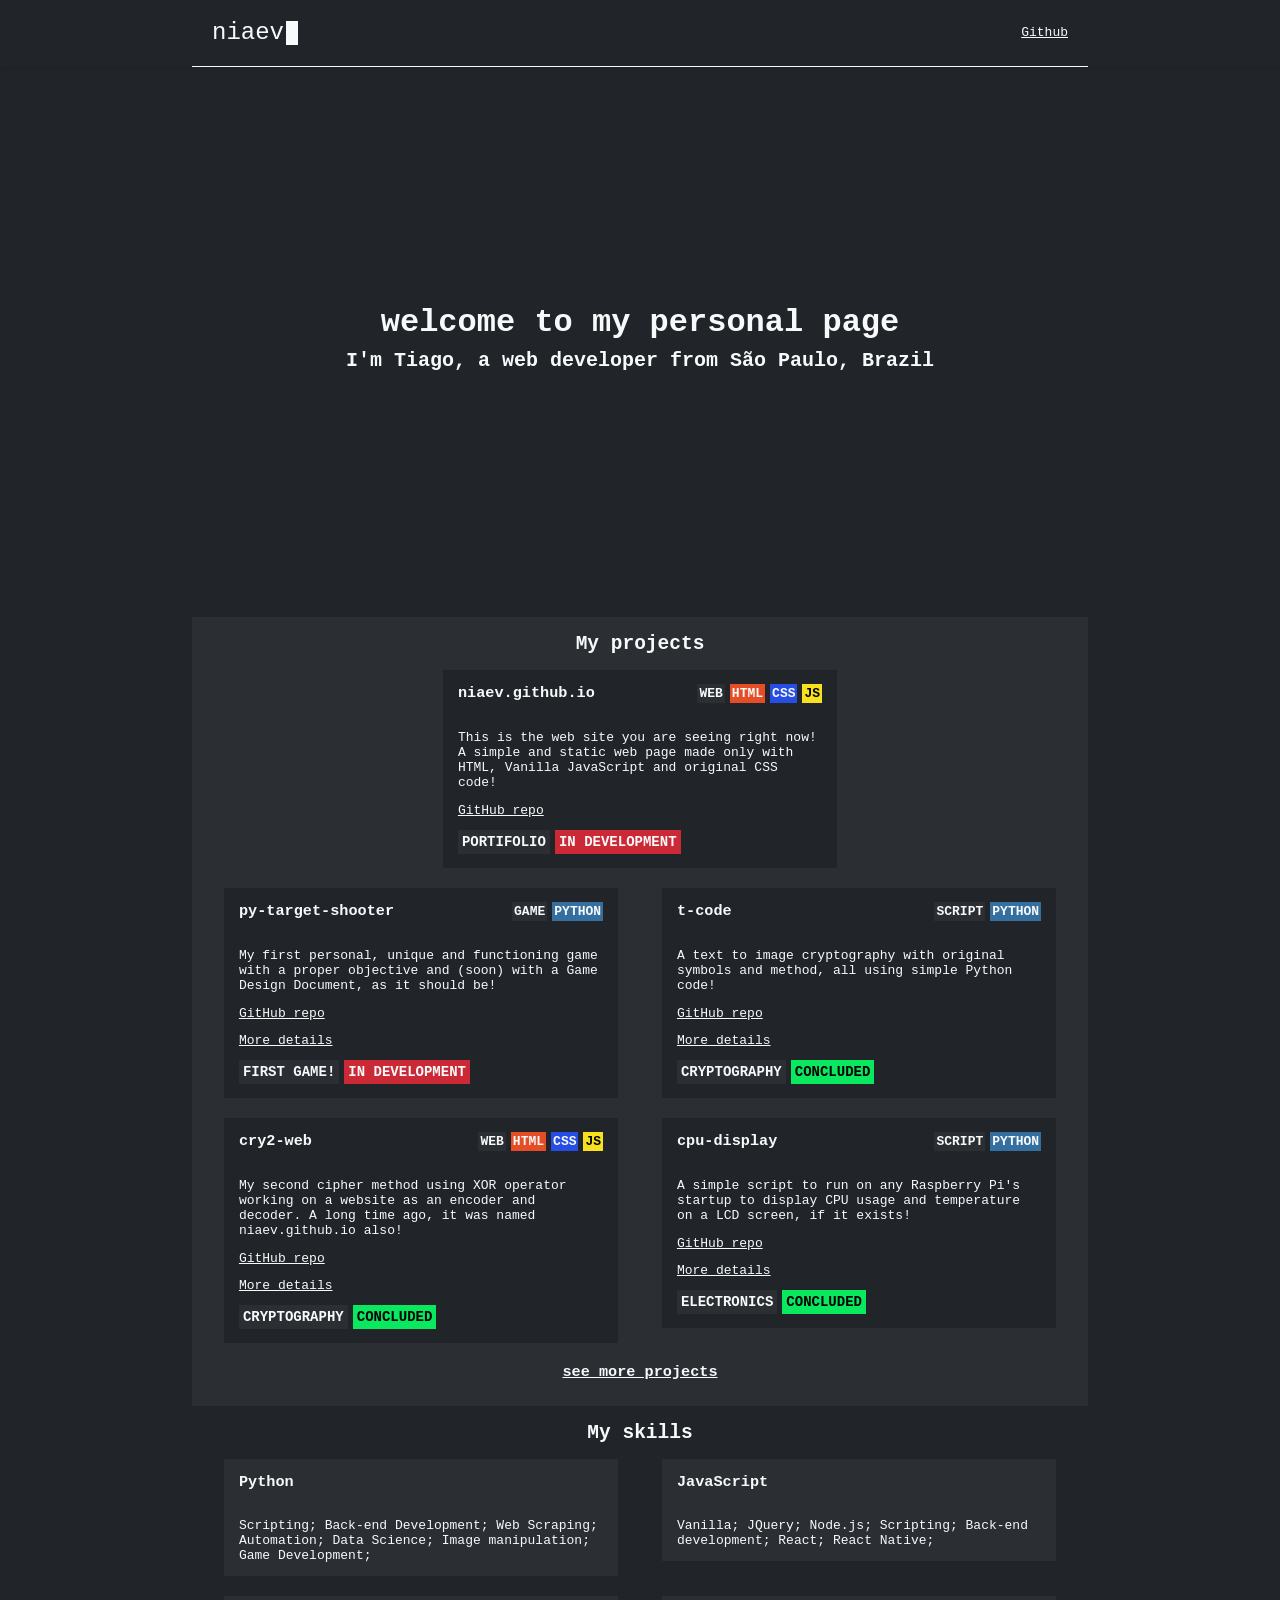
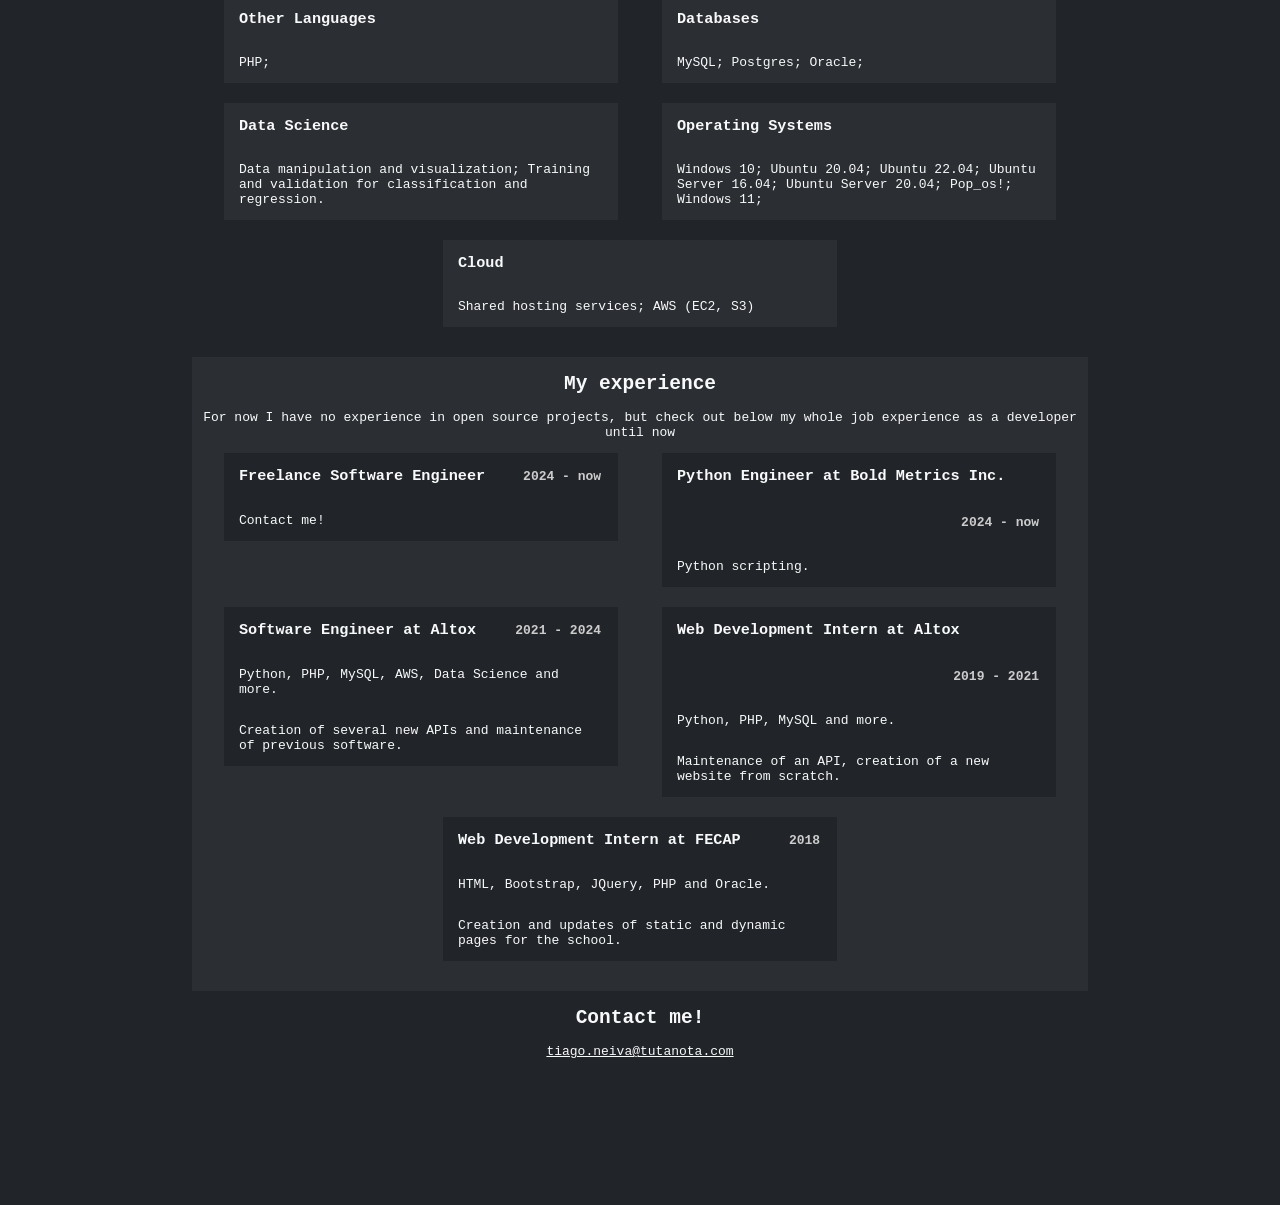
<file: index.html>
<!DOCTYPE html>
<html lang="en">
<head>
    <meta charset="UTF-8">
    <meta http-equiv="X-UA-Compatible" content="IE=edge">
    <meta name="viewport" content="width=device-width, initial-scale=1.0">
    <title>niaev</title>

    <link rel="stylesheet" href="public/css/base.css">
    <link rel="stylesheet" href="public/css/header.css">
    <link rel="stylesheet" href="public/css/main-content.css">
    <link rel="stylesheet" href="public/css/welcoming.css">
    <link rel="stylesheet" href="public/css/projects.css">
    <link rel="stylesheet" href="public/css/skills.css">
    <link rel="stylesheet" href="public/css/experiences.css">
    <link rel="stylesheet" href="public/css/contact.css">
</head>
<body>
    <header>
        <div class="my-container">
            <div class="my-row">
                <span id="my-name">niaev</span><div class="flashing-thing"></div>

                <span id="github-link"><a href="https://github.com/Niaev" target="_blank">Github</a></span>
            </div>
        </div>
    </header>

    <main>
        <div class="my-container">
            
            <section class="welcoming">
                <div class="background">
                    <video autoplay="true" loop="true" muted="true">
                        <source src="public/img/laptop-dark.mp4" type="video/mp4">
                    </video>
                </div>
                <div class="text">
                    <h2>welcome to my personal page</h2>
                    <h5>I'm Tiago, a web developer from São Paulo, Brazil</h5>
                </div>
            </section>

            <section>

                <h2>My projects</h2>

                <div class="my-row project-list">
                    
                    <div class="my-cell project-card" style="margin: 0 auto;">
                        <div class="inner-div">
                            <div class="my-row">
                                <h3>niaev.github.io</h3>

                                <span class="language first" id="type">WEB</span>
                                <span class="language" id="html">HTML</span>
                                <span class="language" id="css">CSS</span>
                                <span class="language" id="js">JS</span>
                            </div>
                            <div class="my-row">
                                <p>
                                    This is the web site you are seeing right now! A simple and static web page made only with HTML, Vanilla JavaScript and original CSS code!
                                </p>
                            </div>
                            <div class="my-row">
                                <div class="my-col">
                                    <a 
                                    href="https://github.com/Niaev/niaev.github.io" target="_blank">
                                        GitHub repo
                                    </a>
                                </div>
                            </div>
                            <div class="my-row">
                                <span class="tag first" id="type">PORTIFOLIO</span>
                                <span class="tag" id="dev">IN DEVELOPMENT</span>
                            </div>
                        </div>
                    </div>

                </div>

                <div class="my-row project-list">
                    
                    <div class="my-cell project-card">
                        <div class="inner-div">
                            <div class="my-row">
                                <h3>py-target-shooter</h3>

                                <span class="language first" id="type">GAME</span>
                                <span class="language" id="py">PYTHON</span>
                            </div>
                            <div class="my-row">
                                <p>
                                    My first personal, unique and functioning game with a proper objective and (soon) with a Game Design Document, as it should be!
                                </p>
                            </div>
                            <div class="my-row">
                                <div class="my-col">
                                    <a 
                                    href="https://github.com/Niaev/py-target-shooter" target="_blank">
                                        GitHub repo
                                    </a>
                                    <a href="">
                                        More details
                                    </a>
                                </div>
                            </div>
                            <div class="my-row">
                                <span class="tag first" id="type">FIRST GAME!</span>
                                <span class="tag" id="dev">IN DEVELOPMENT</span>
                            </div>
                        </div>
                    </div>

                    <div class="my-cell project-card">
                        <div class="inner-div">
                            <div class="my-row">
                                <h3>t-code</h3>

                                <span class="language first" id="type">SCRIPT</span>
                                <span class="language" id="py">PYTHON</span>
                            </div>
                            <div class="my-row">
                                <p>
                                    A text to image cryptography with original symbols and method, all using simple Python code!
                                </p>
                            </div>
                            <div class="my-row">
                                <div class="my-col">
                                    <a 
                                    href="https://github.com/Niaev/t-code" target="_blank">
                                        GitHub repo
                                    </a>
                                    <a href="">
                                        More details
                                    </a>
                                </div>
                            </div>
                            <div class="my-row">
                                <span class="tag first" id="type">CRYPTOGRAPHY</span>
                                <span class="tag" id="finished">CONCLUDED</span>
                            </div>
                        </div>
                    </div>

                </div>

                <div class="my-row project-list">
                    
                    <div class="my-cell project-card">
                        <div class="inner-div">
                            <div class="my-row">
                                <h3>cry2-web</h3>

                                <span class="language first" id="type">WEB</span>
                                <span class="language" id="html">HTML</span>
                                <span class="language" id="css">CSS</span>
                                <span class="language" id="js">JS</span>
                            </div>
                            <div class="my-row">
                                <p>
                                    My second cipher method using XOR operator working on a website as an encoder and decoder. A long time ago, it was named niaev.github.io also! 
                                </p>
                            </div>
                            <div class="my-row">
                                <div class="my-col">
                                    <a 
                                    href="https://github.com/Niaev/cry2-web" target="_blank">
                                        GitHub repo
                                    </a>
                                    <a href="">
                                        More details
                                    </a>
                                </div>
                            </div>
                            <div class="my-row">
                                <span class="tag first" id="type">CRYPTOGRAPHY</span>
                                <span class="tag" id="finished">CONCLUDED</span>
                            </div>
                        </div>
                    </div>

                    <div class="my-cell project-card">
                        <div class="inner-div">
                            <div class="my-row">
                                <h3>cpu-display</h3>

                                <span class="language first" id="type">SCRIPT</span>
                                <span class="language" id="py">PYTHON</span>
                            </div>
                            <div class="my-row">
                                <p>
                                    A simple script to run on any Raspberry Pi's startup to display CPU usage and temperature on a LCD screen, if it exists!
                                </p>
                            </div>
                            <div class="my-row">
                                <div class="my-col">
                                    <a 
                                    href="https://github.com/Niaev/cpu_display" target="_blank">
                                        GitHub repo
                                    </a>
                                    <a href="">
                                        More details
                                    </a>
                                </div>
                            </div>
                            <div class="my-row">
                                <span class="tag first" id="type">ELECTRONICS</span>
                                <span class="tag" id="finished">CONCLUDED</span>
                            </div>
                        </div>
                    </div>

                </div>

                <h3 class="more">
                    <a href="">see more projects</a>
                </h3>
            
            </section>

            <section>

                <h2>My skills</h2>

                <div class="my-row skill-list">

                    <div class="my-cell skill-card">
                        <div class="inner-div">
                            <div class="my-row">
                                <h3>Python</h3>
                            </div>
                            <div class="my-row">
                                <p>
                                    Scripting; Back-end Development; Web Scraping; Automation; Data Science; Image manipulation; Game Development;
                                </p>
                            </div>
                        </div>
                    </div>

                    <div class="my-cell skill-card">
                        <div class="inner-div">
                            <div class="my-row">
                                <h3>JavaScript</h3>
                            </div>
                            <div class="my-row">
                                <p>
                                    Vanilla; JQuery; Node.js; Scripting; Back-end development; React; React Native; 
                                </p>
                            </div>
                        </div>
                    </div>

                </div>

                <div class="my-row skill-list">

                    <div class="my-cell skill-card">
                        <div class="inner-div">
                            <div class="my-row">
                                <h3>Other Languages</h3>
                            </div>
                            <div class="my-row">
                                <p>
                                    PHP; 
                                </p>
                            </div>
                        </div>
                    </div>

                    <div class="my-cell skill-card">
                        <div class="inner-div">
                            <div class="my-row">
                                <h3>Databases</h3>
                            </div>
                            <div class="my-row">
                                <p>
                                    MySQL; Postgres; Oracle;
                                </p>
                            </div>
                        </div>
                    </div>

                </div>

                <div class="my-row skill-list">

                    <div class="my-cell skill-card">
                        <div class="inner-div">
                            <div class="my-row">
                                <h3>Data Science</h3>
                            </div>
                            <div class="my-row">
                                <p>
                                    Data manipulation and visualization; Training and validation for classification and regression. 
                                </p>
                            </div>
                        </div>
                    </div>

                    <div class="my-cell skill-card">
                        <div class="inner-div">
                            <div class="my-row">
                                <h3>Operating Systems</h3>
                            </div>
                            <div class="my-row">
                                <p>
                                    Windows 10; Ubuntu 20.04; Ubuntu 22.04; Ubuntu Server 16.04; Ubuntu Server 20.04; Pop_os!; Windows 11;
                                </p>
                            </div>
                        </div>
                    </div>

                </div>

                <div class="my-row skill-list">

                    <div class="my-cell skill-card" style="margin: 0 auto;">
                        <div class="inner-div">
                            <div class="my-row">
                                <h3>Cloud</h3>
                            </div>
                            <div class="my-row">
                                <p>
                                    Shared hosting services; AWS (EC2, S3)
                                </p>
                            </div>
                        </div>
                    </div>

                </div>

            </section>
            
            <section>

                <h2>My experience</h2>

                <p class="exp-text">
                    For now I have no experience in open source projects, but check out below my whole job experience as a developer until now
                </p>

                <div class="my-row exp-list">

                    <div class="my-cell exp-card">
                        <div class="inner-div">
                            <div class="my-row">
                                <h3>Freelance Software Engineer</h3>

                                <span class="time-period">2024 - now</span>
                            </div>
                            <div class="my-row">
                                <p>
                                    Contact me!
                                </p>
                            </div>
                        </div>
                    </div>

                    <div class="my-cell exp-card">
                        <div class="inner-div">
                            <div class="my-row">
                                <h3>Python Engineer at Bold Metrics Inc.</h3>

                                <span class="time-period">2024 - now</span>
                            </div>
                            <div class="my-row">
                                <p>
                                    Python scripting.
                                </p>
                            </div>
                        </div>
                    </div>

                </div>

                <div class="my-row exp-list">

                    <div class="my-cell exp-card">
                        <div class="inner-div">
                            <div class="my-row">
                                <h3>Software Engineer at Altox</h3>

                                <span class="time-period">2021 - 2024</span>
                            </div>
                            <div class="my-row">
                                <p>
                                    Python, PHP, MySQL, AWS, Data Science and more.
                                </p>
                                <p>
                                    Creation of several new APIs and maintenance of previous software.
                                </p>
                            </div>
                        </div>
                    </div>

                    <div class="my-cell exp-card">
                        <div class="inner-div">
                            <div class="my-row">
                                <h3>Web Development Intern at Altox</h3>

                                <span class="time-period">2019 - 2021</span>
                            </div>
                            <div class="my-row">
                                <p>
                                    Python, PHP, MySQL and more.
                                </p>
                                <p>
                                    Maintenance of an API, creation of a new website from scratch.
                                </p>
                            </div>
                        </div>
                    </div>

                </div>

                <div class="my-row exp-list">

                    <div class="my-cell exp-card" style="margin: 0 auto;">
                        <div class="inner-div">
                            <div class="my-row">
                                <h3>Web Development Intern at FECAP</h3>

                                <span class="time-period">2018</span>
                            </div>
                            <div class="my-row">
                                <p>
                                    HTML, Bootstrap, JQuery, PHP and Oracle.
                                </p>
                                <p>
                                    Creation and updates of static and dynamic pages for the school.
                                </p>
                            </div>
                        </div>
                    </div>

                </div>

            </section>

            <section>

                <h2>Contact me!</h2>

                <p class="ctc-text">
                    <a href="mailto:tiago.neiva@tutanota.com" target="_blank">tiago.neiva@tutanota.com</a>
                </p>

            </section>

        </div>
    </main>

    <script src="public/js/flashing-thing.js"></script>
</body>
</html>
</file>
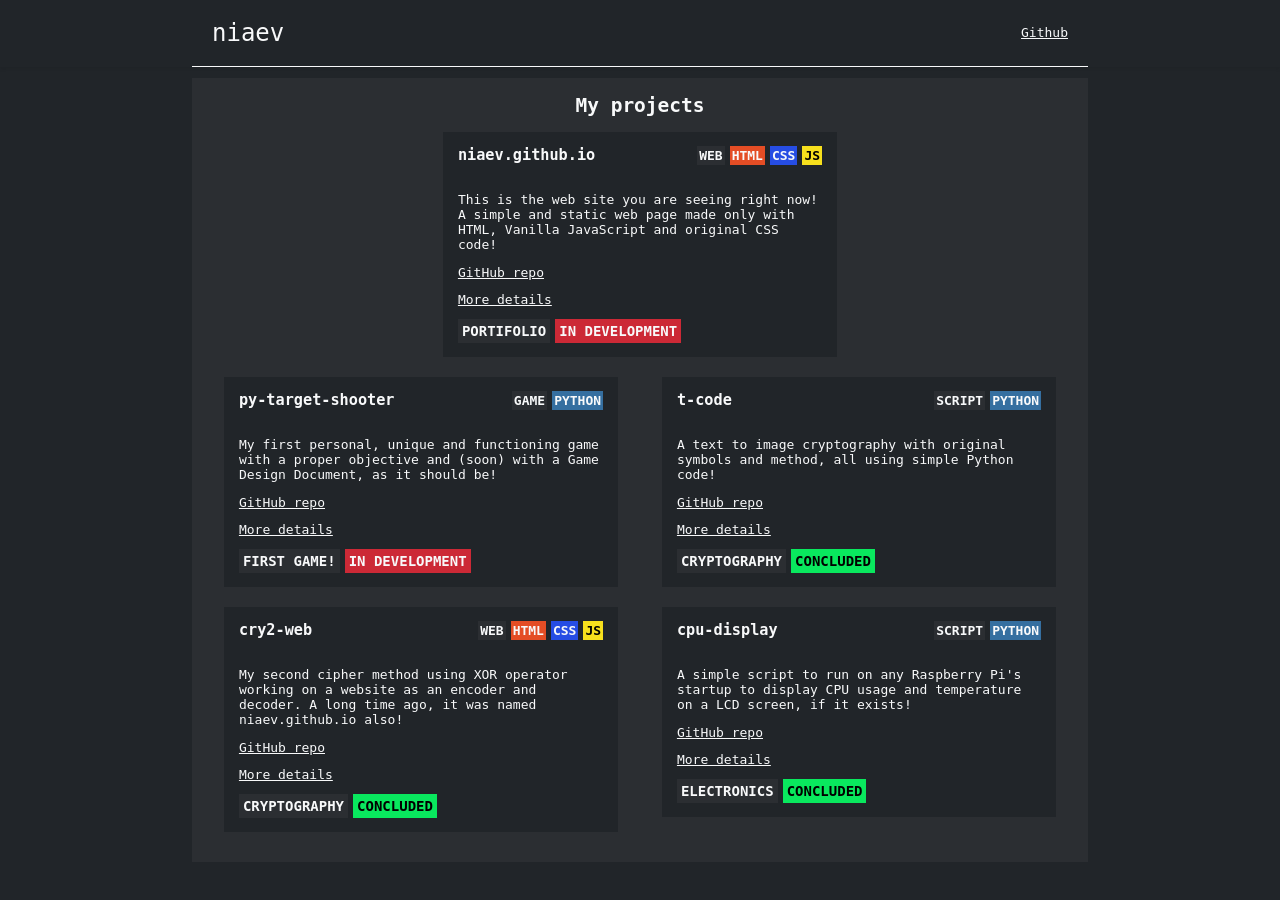
<file: projects/index.html>
<!DOCTYPE html>
<html lang="en">
<head>
    <meta charset="UTF-8">
    <meta http-equiv="X-UA-Compatible" content="IE=edge">
    <meta name="viewport" content="width=device-width, initial-scale=1.0">
    <title>niaev</title>

    <link rel="stylesheet" href="../public/css/base.css">
    <link rel="stylesheet" href="../public/css/header.css">
    <link rel="stylesheet" href="../public/css/main-content.css">
    <link rel="stylesheet" href="../public/css/projects.css">
</head>
<body>
    <header>
        <div class="my-container">
            <div class="my-row">
                <span id="my-name">niaev</span><div class="flashing-thing"></div>

                <span id="github-link"><a href="https://github.com/Niaev" target="_blank">Github</a></span>
            </div>
        </div>
    </header>

    <main>
        <div class="my-container">

            <section class="fake-section"></section>

            <section>

                <h2>My projects</h2>

                <div class="my-row project-list">
                    
                    <div class="my-cell project-card" style="margin: 0 auto;">
                        <div class="inner-div">
                            <div class="my-row">
                                <h3>niaev.github.io</h3>

                                <span class="language first" id="type">WEB</span>
                                <span class="language" id="html">HTML</span>
                                <span class="language" id="css">CSS</span>
                                <span class="language" id="js">JS</span>
                            </div>
                            <div class="my-row">
                                <p>
                                    This is the web site you are seeing right now! A simple and static web page made only with HTML, Vanilla JavaScript and original CSS code!
                                </p>
                            </div>
                            <div class="my-row">
                                <div class="my-col">
                                    <a 
                                    href="https://github.com/Niaev/niaev.github.io" target="_blank">
                                        GitHub repo
                                    </a>
                                    <a href="portifolio.html">
                                        More details
                                    </a>
                                </div>
                            </div>
                            <div class="my-row">
                                <span class="tag first" id="type">PORTIFOLIO</span>
                                <span class="tag" id="dev">IN DEVELOPMENT</span>
                            </div>
                        </div>
                    </div>

                </div>

                <div class="my-row project-list">
                    
                    <div class="my-cell project-card">
                        <div class="inner-div">
                            <div class="my-row">
                                <h3>py-target-shooter</h3>

                                <span class="language first" id="type">GAME</span>
                                <span class="language" id="py">PYTHON</span>
                            </div>
                            <div class="my-row">
                                <p>
                                    My first personal, unique and functioning game with a proper objective and (soon) with a Game Design Document, as it should be!
                                </p>
                            </div>
                            <div class="my-row">
                                <div class="my-col">
                                    <a 
                                    href="https://github.com/Niaev/py-target-shooter" target="_blank">
                                        GitHub repo
                                    </a>
                                    <a href="">
                                        More details
                                    </a>
                                </div>
                            </div>
                            <div class="my-row">
                                <span class="tag first" id="type">FIRST GAME!</span>
                                <span class="tag" id="dev">IN DEVELOPMENT</span>
                            </div>
                        </div>
                    </div>

                    <div class="my-cell project-card">
                        <div class="inner-div">
                            <div class="my-row">
                                <h3>t-code</h3>

                                <span class="language first" id="type">SCRIPT</span>
                                <span class="language" id="py">PYTHON</span>
                            </div>
                            <div class="my-row">
                                <p>
                                    A text to image cryptography with original symbols and method, all using simple Python code!
                                </p>
                            </div>
                            <div class="my-row">
                                <div class="my-col">
                                    <a 
                                    href="https://github.com/Niaev/t-code" target="_blank">
                                        GitHub repo
                                    </a>
                                    <a href="">
                                        More details
                                    </a>
                                </div>
                            </div>
                            <div class="my-row">
                                <span class="tag first" id="type">CRYPTOGRAPHY</span>
                                <span class="tag" id="finished">CONCLUDED</span>
                            </div>
                        </div>
                    </div>

                </div>

                <div class="my-row project-list">
                    
                    <div class="my-cell project-card">
                        <div class="inner-div">
                            <div class="my-row">
                                <h3>cry2-web</h3>

                                <span class="language first" id="type">WEB</span>
                                <span class="language" id="html">HTML</span>
                                <span class="language" id="css">CSS</span>
                                <span class="language" id="js">JS</span>
                            </div>
                            <div class="my-row">
                                <p>
                                    My second cipher method using XOR operator working on a website as an encoder and decoder. A long time ago, it was named niaev.github.io also! 
                                </p>
                            </div>
                            <div class="my-row">
                                <div class="my-col">
                                    <a 
                                    href="https://github.com/Niaev/cry2-web" target="_blank">
                                        GitHub repo
                                    </a>
                                    <a href="">
                                        More details
                                    </a>
                                </div>
                            </div>
                            <div class="my-row">
                                <span class="tag first" id="type">CRYPTOGRAPHY</span>
                                <span class="tag" id="finished">CONCLUDED</span>
                            </div>
                        </div>
                    </div>

                    <div class="my-cell project-card">
                        <div class="inner-div">
                            <div class="my-row">
                                <h3>cpu-display</h3>

                                <span class="language first" id="type">SCRIPT</span>
                                <span class="language" id="py">PYTHON</span>
                            </div>
                            <div class="my-row">
                                <p>
                                    A simple script to run on any Raspberry Pi's startup to display CPU usage and temperature on a LCD screen, if it exists!
                                </p>
                            </div>
                            <div class="my-row">
                                <div class="my-col">
                                    <a 
                                    href="https://github.com/Niaev/cpu_display" target="_blank">
                                        GitHub repo
                                    </a>
                                    <a href="">
                                        More details
                                    </a>
                                </div>
                            </div>
                            <div class="my-row">
                                <span class="tag first" id="type">ELECTRONICS</span>
                                <span class="tag" id="finished">CONCLUDED</span>
                            </div>
                        </div>
                    </div>

                </div>
            
            </section>

        </div>
    </main>

    <script src="../public/js/flashing-thing.js"></script>
</body>
</html>
</file>
<file: public/css/base.css>
/* GENERAL STYLES */

html, body {
    height: 100%;
    width: 100%;
    margin: 0;
}

body {
    font-family: monospace;
    background-color: #212529;
    color: #f8f9fa;
}

h1, h2, h3, h4, h5, h6 {
    font-weight: bold;
}

/* CUSTOM FLEX BOX SYSTEM */

.my-flex {
    display: flex;
}

.my-container {
    margin: 0 auto;
}

.my-row, .my-col {
    display: flex;
    flex-wrap: wrap;
}

.my-row {
    flex-direction: row;
}

.my-col {
    flex-direction: column;
}

.my-cell {
    flex: 0 0 auto
}
</file>
<file: public/css/header.css>
header {
    display: flex;
    width: 100%;
    box-shadow: 0 3px 3px rgba(0, 0, 0, 0.05);
}

header .my-container {
    display: flex;
    margin: 0 auto;
    width: 70%;
    background-color: transparent!important;
    border-bottom: 1px solid #f8f9fa;
    line-height: 36px;
}

header .my-row {
    align-self: center;
    justify-content: start;
    align-items: center;
    width: 100%;
    margin: 0 20px;
    padding: 10px 0;
}

header #my-name {
    color: inherit;
    cursor: pointer;
    margin-right: 2px;
    padding-top: 0.3125rem;
    padding-bottom: 0.3125rem;
    font-size: 1.5rem;
}

header #my-name:hover {
    color: inherit;
}

header .flashing-thing {
    height: 24px;
    width: 12px;
    background-color: #f8f9fa;
}

header .logo-cell {
    display: flex;
    align-items: center;
    justify-content: center;
}

header #github-link {
    margin-left: auto;
}

header #github-link a {
    color: #f8f9fa;
}

/* MEDIA QUERY  */
@media screen and (max-width: 1920px) {
    header .my-container {
        max-width: 70%
    }
}

@media screen and (min-width: 1921px) {
    header .my-container {
        max-width: 1920px;
    }
}
</file>
<file: public/css/main-content.css>
main .my-container {
}

main section {
    min-height: 200px;
}

main section:nth-child(even) {
    background-color: #817f821a;
}

main section:not(.welcoming) {
    padding: 1px 10px 10px 10px;
}

main section:not(.welcoming) h2 {
    text-align: center;
    margin: 15px auto;
}

/* MEDIA QUERY  */
@media screen and (max-width: 1920px) {
    main .my-container {
        max-width: 70%
    }
}

@media screen and (min-width: 1921px) {
    main .my-container {
        max-width: 1920px;
    }
}
</file>
<file: public/css/welcoming.css>
.welcoming {
    height: 100vh;
    max-height: 550px;
    position: relative;
}

.welcoming .background {
    display: flex;
    width: 100%;
    height: 100%;
    justify-content: center;
    align-items: center;
    position: absolute;
    opacity: 0.3;
    overflow-x: hidden;
}

.welcoming .background video {
    height: 50%;
    max-width: 175%;
}

.welcoming .text {
    display: flex;
    width: 100%;
    height: 100%;
    justify-content: center;
    align-items: center;
    flex-direction: column;
    position: absolute;
}

.welcoming .text h2, .welcoming .text h5 {
    margin: 0 0 8px 0;
}

.welcoming .text h2 {
    font-weight: bold;
    text-align: center;
    font-size: 32px;

}

.welcoming .text h5 {
    text-align: center;
    font-size: 20px;
}
</file>
<file: public/css/projects.css>
.project-list {
    margin-bottom: 20px;
}

.project-card {
    flex: 0 0 50%;
}

.project-card .inner-div {
    background-color: #212529;
    width: 90%;
    margin: 0 auto;
    transition: all 0.5s ease;
}

.project-card .inner-div:hover {
    height: 100%;
    width: 100%;
    box-shadow: 0 0 20px rgba(0, 0, 0, 0.05);
    cursor: pointer;
}

.project-card .inner-div h3, .project-card .inner-div .language {
    margin-top: 14px;
    margin-bottom: 14px;
}

.project-card .inner-div .my-row {
    margin-right: 15px;
    margin-left: 15px;
}

.project-card .inner-div a {
    margin-bottom: 12px;
    color: #f8f9fa;
}

.language {
    --language-bg-color: #000;

    font-weight: bold;
    padding: 2px;
    margin-left: 5px;
    background-color: var(--language-bg-color);
}

.language.first {
    margin-left: auto;
}

.language#html {
    --language-bg-color: #e44d25;
}

.language#css {
    --language-bg-color: #264de4;
}

.language#js {
    --language-bg-color: #f7e01d;
    color: #000;
}

.language#py {
    --language-bg-color: #356fa0;
}

.language#type {
    --language-bg-color: #817f821a;
}

.tag {
    --tag-bg-color: #000;

    font-weight: bold;
    font-size: 14px;
    padding: 4px;
    margin-left: 5px;
    margin-bottom: 14px;
    background-color: var(--tag-bg-color);
}

.tag.first {
    margin-left: 0;
}

.tag#dev {
    --tag-bg-color: #CC2936;
}

.tag#finished {
    --tag-bg-color: #09E85E;
    color: #000;
}

.tag#type {
    --tag-bg-color: #817f821a;
}

.more {
    text-align: center;
}

.more a {
    color: #f8f9fa;
}

.fake-section {
    min-height: 0px;
}
</file>
<file: public/css/skills.css>
.skill-list {
    margin-bottom: 20px;
}

.skill-card {
    flex: 0 0 50%;
}

.skill-card .inner-div {
    background-color: #2b2e32;
    width: 90%;
    margin: 0 auto;
    transition: all 0.5s ease;
}

.skill-card .inner-div:hover {
    height: 100%;
    width: 100%;
    box-shadow: 0 0 20px rgba(0, 0, 0, 0.05);
    cursor: pointer;
}

.skill-card .inner-div h3, .skill-card .inner-div .language {
    margin-top: 14px;
    margin-bottom: 14px;
}

.skill-card .inner-div .my-row {
    margin-right: 15px;
    margin-left: 15px;
}

.skill-card .inner-div a {
    margin-bottom: 12px;
}
</file>
<file: public/css/experiences.css>
.exp-text {
    text-align: center;
}

.exp-list {
    margin-bottom: 20px;
}

.exp-card {
    flex: 0 0 50%;
}

.exp-card .inner-div {
    background-color: #212529;
    width: 90%;
    margin: 0 auto;
    transition: all 0.5s ease;
}

.exp-card .inner-div:hover {
    height: 100%;
    width: 100%;
    box-shadow: 0 0 20px rgba(0, 0, 0, 0.05);
    cursor: pointer;
}

.exp-card .inner-div h3, .exp-card .inner-div .time-period {
    margin-top: 14px;
    margin-bottom: 14px;
}

.exp-card .inner-div .my-row {
    margin-right: 15px;
    margin-left: 15px;
}

.exp-card .inner-div a {
    margin-bottom: 12px;
}

.time-period {
    margin-left: auto;
    padding: 2px;
    font-weight: bold;
    color: #ccc;
}
</file>
<file: public/css/contact.css>
.ctc-text {
    text-align: center;
}

.ctc-text a {
    color: #f8f9fa;
}
</file>
